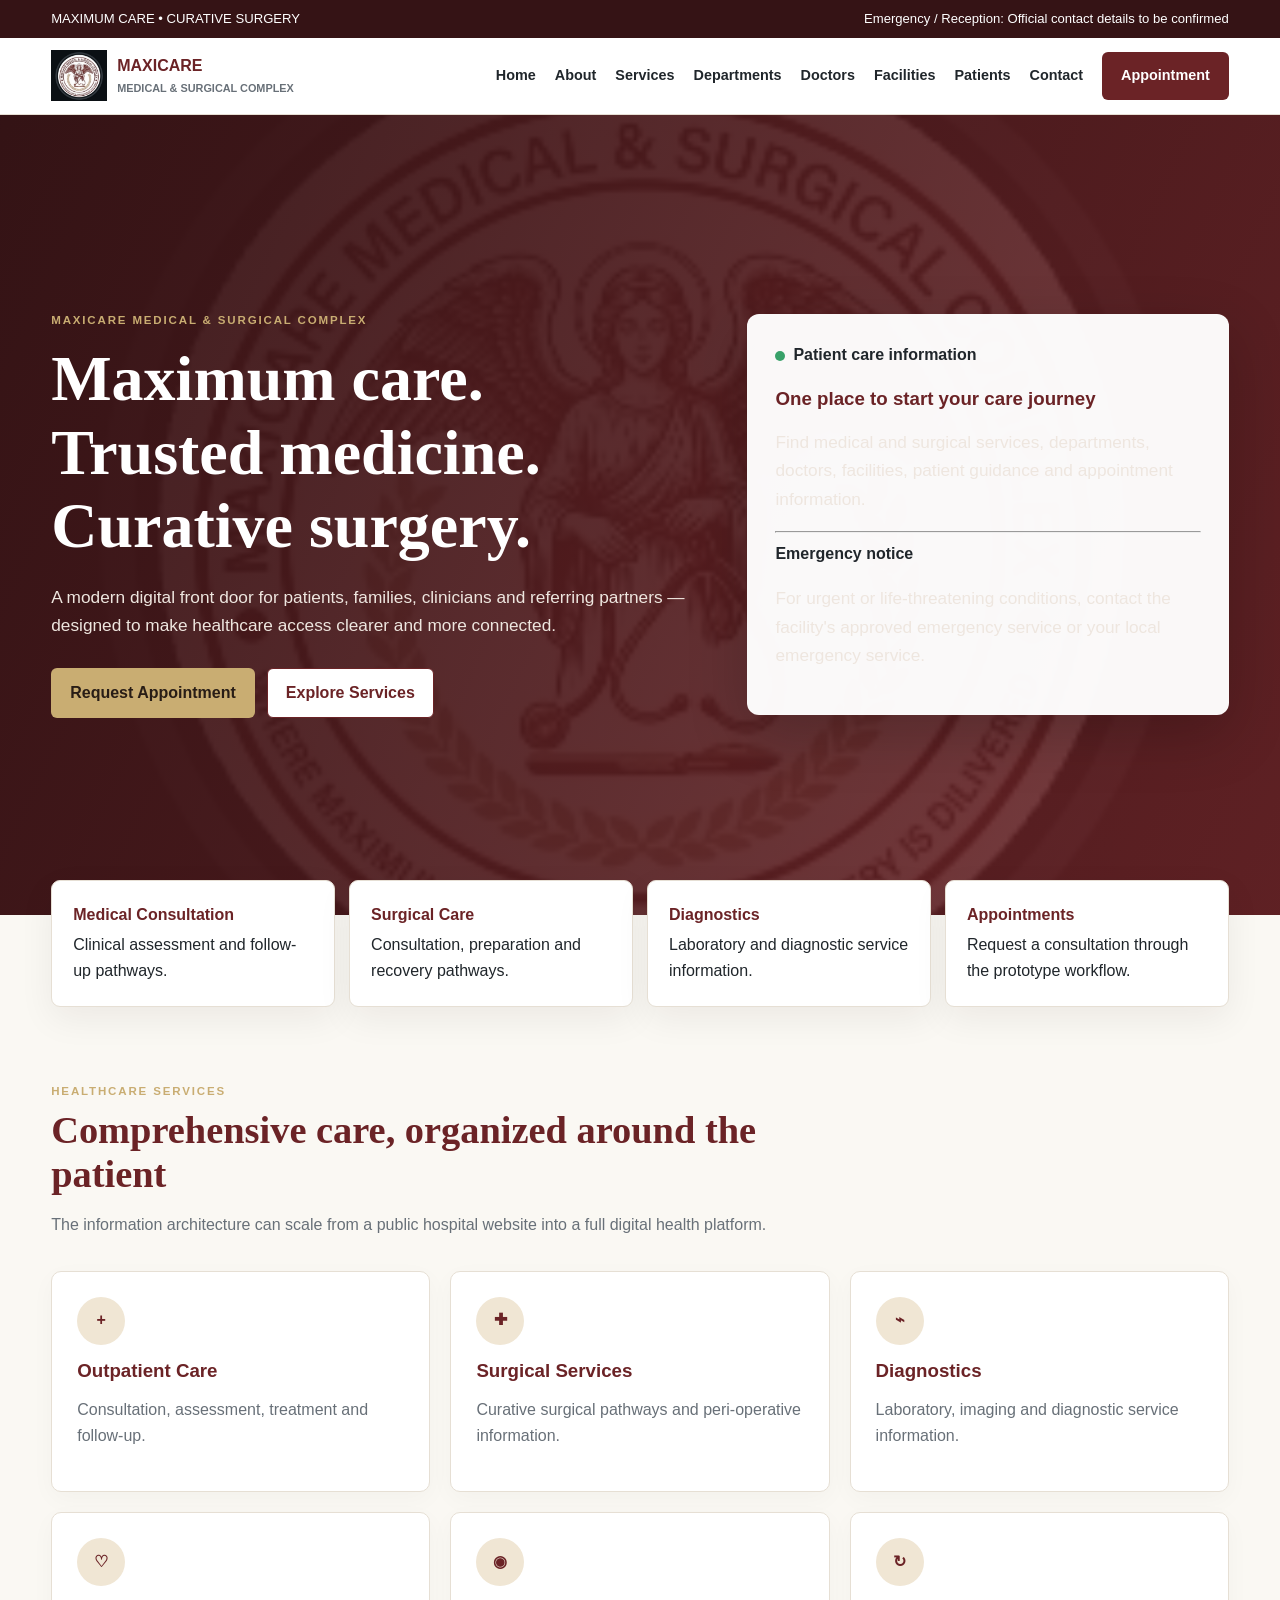
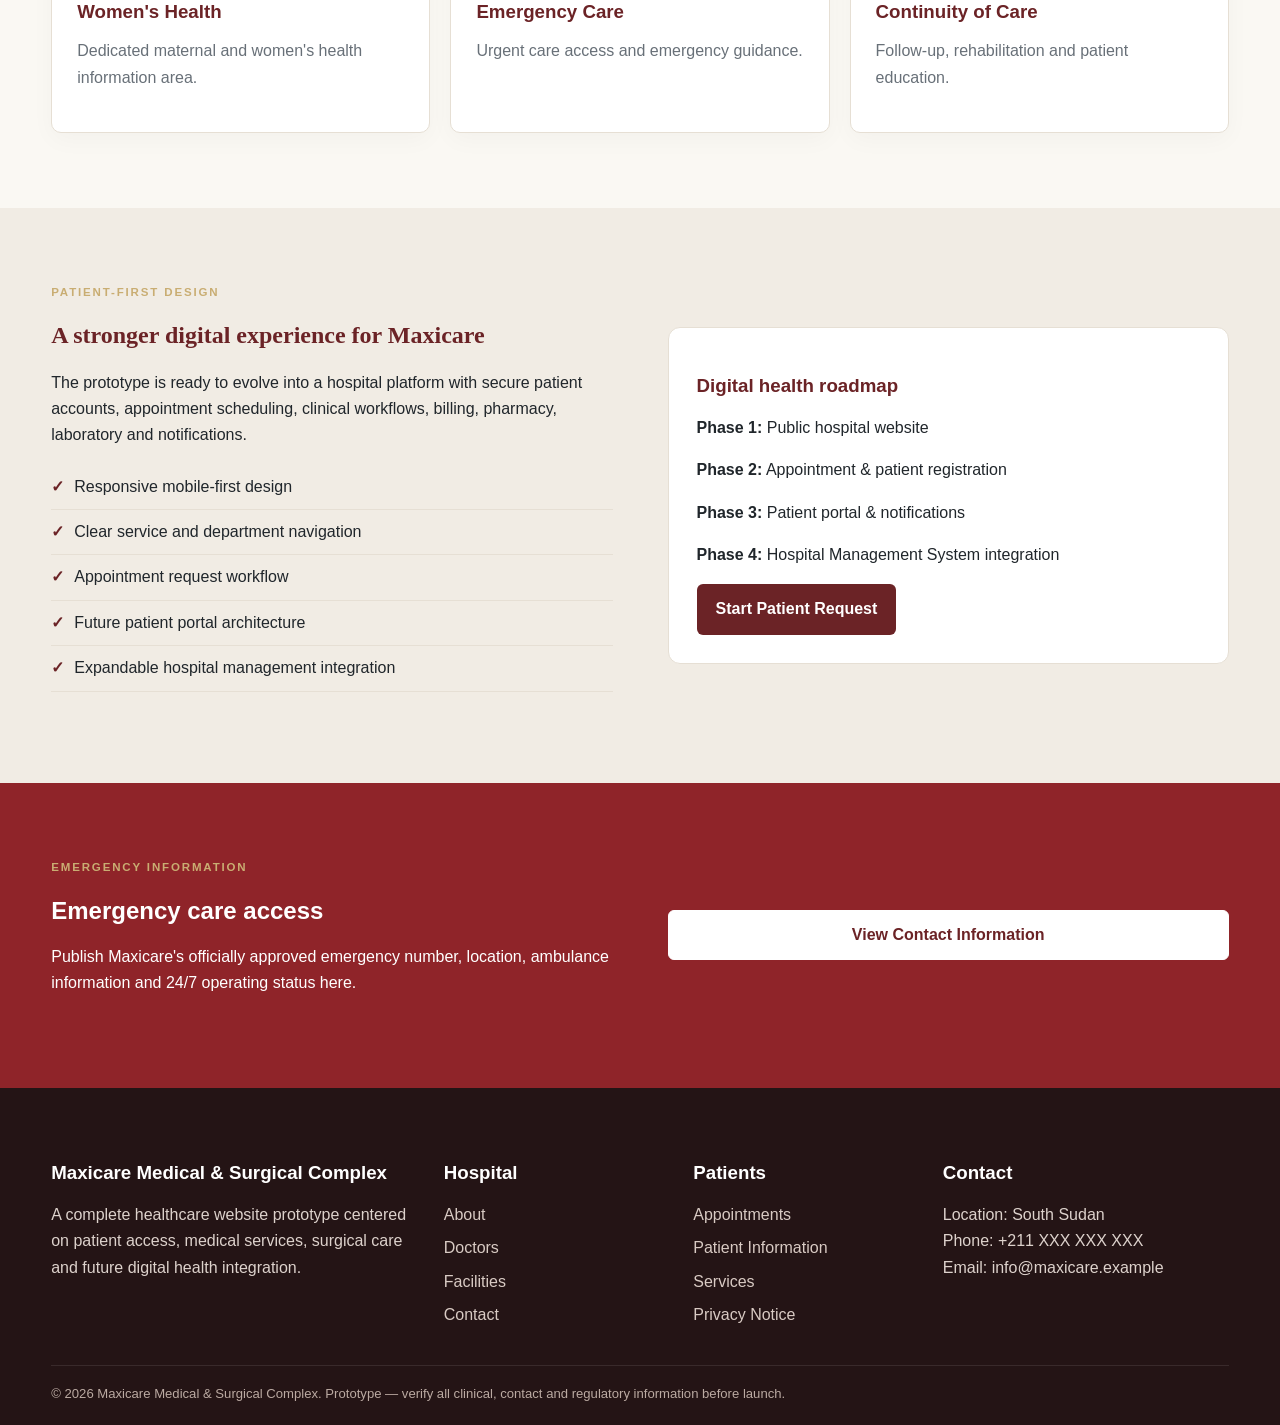
<file: index.html>
<!doctype html><html lang="en"><head><meta charset="utf-8"><meta name="viewport" content="width=device-width,initial-scale=1">
<title>Home | Maxicare Medical & Surgical Complex</title><meta name="description" content="Maxicare Medical & Surgical Complex — maximum care and curative surgery."><link rel="stylesheet" href="styles.css"></head><body>
<div class="top"><div class="container"><span>MAXIMUM CARE • CURATIVE SURGERY</span><span>Emergency / Reception: Official contact details to be confirmed</span></div></div>
<header><div class="container nav"><a class="brand" href="index.html"><img src="assets/maxicare-logo.jpeg" alt="Maxicare Medical & Surgical Complex logo"><span>MAXICARE<small>MEDICAL & SURGICAL COMPLEX</small></span></a>
<nav class="navlinks"><a href="index.html">Home</a><a href="about.html">About</a><a href="services.html">Services</a><a href="departments.html">Departments</a><a href="doctors.html">Doctors</a><a href="facilities.html">Facilities</a><a href="patient-info.html">Patients</a><a href="contact.html">Contact</a><a class="btn primary" href="appointment.html">Appointment</a></nav><button class="menu">☰</button></div></header>

<section class="hero"><div class="container"><div><div class="kicker">Maxicare Medical & Surgical Complex</div><h1>Maximum care. Trusted medicine. Curative surgery.</h1><p>A modern digital front door for patients, families, clinicians and referring partners — designed to make healthcare access clearer and more connected.</p><div class="actions"><a class="btn gold" href="appointment.html">Request Appointment</a><a class="btn outline" href="services.html">Explore Services</a></div></div>
<div class="hero-panel"><div class="status"><span class="dot"></span> Patient care information</div><h3>One place to start your care journey</h3><p>Find medical and surgical services, departments, doctors, facilities, patient guidance and appointment information.</p><hr><strong>Emergency notice</strong><p>For urgent or life-threatening conditions, contact the facility's approved emergency service or your local emergency service.</p></div></div></section>
<div class="quick"><div class="container quickgrid"><div class="quickcard"><strong>Medical Consultation</strong>Clinical assessment and follow-up pathways.</div><div class="quickcard"><strong>Surgical Care</strong>Consultation, preparation and recovery pathways.</div><div class="quickcard"><strong>Diagnostics</strong>Laboratory and diagnostic service information.</div><div class="quickcard"><strong>Appointments</strong>Request a consultation through the prototype workflow.</div></div></div>
<section><div class="container"><div class="head"><div class="kicker">Healthcare Services</div><h2>Comprehensive care, organized around the patient</h2><p>The information architecture can scale from a public hospital website into a full digital health platform.</p></div><div class="grid3">
<div class="card"><div class="icon">+</div><h3>Outpatient Care</h3><p>Consultation, assessment, treatment and follow-up.</p></div><div class="card"><div class="icon">✚</div><h3>Surgical Services</h3><p>Curative surgical pathways and peri-operative information.</p></div><div class="card"><div class="icon">⌁</div><h3>Diagnostics</h3><p>Laboratory, imaging and diagnostic service information.</p></div><div class="card"><div class="icon">♡</div><h3>Women's Health</h3><p>Dedicated maternal and women's health information area.</p></div><div class="card"><div class="icon">◉</div><h3>Emergency Care</h3><p>Urgent care access and emergency guidance.</p></div><div class="card"><div class="icon">↻</div><h3>Continuity of Care</h3><p>Follow-up, rehabilitation and patient education.</p></div></div></div></section>
<section class="alt"><div class="container split"><div><div class="kicker">Patient-first design</div><h2 style="font-family:Georgia,serif;color:var(--maroon)">A stronger digital experience for Maxicare</h2><p>The prototype is ready to evolve into a hospital platform with secure patient accounts, appointment scheduling, clinical workflows, billing, pharmacy, laboratory and notifications.</p><ul class="checks"><li>Responsive mobile-first design</li><li>Clear service and department navigation</li><li>Appointment request workflow</li><li>Future patient portal architecture</li><li>Expandable hospital management integration</li></ul></div><div class="panel"><h3 style="color:var(--maroon)">Digital health roadmap</h3><p><strong>Phase 1:</strong> Public hospital website</p><p><strong>Phase 2:</strong> Appointment & patient registration</p><p><strong>Phase 3:</strong> Patient portal & notifications</p><p><strong>Phase 4:</strong> Hospital Management System integration</p><a class="btn primary" href="appointment.html">Start Patient Request</a></div></div></section>
<section class="emergency"><div class="container split"><div><div class="kicker">Emergency Information</div><h2>Emergency care access</h2><p>Publish Maxicare's officially approved emergency number, location, ambulance information and 24/7 operating status here.</p></div><a class="btn outline" href="contact.html">View Contact Information</a></div></section>

<footer><div class="container footergrid"><div><h3>Maxicare Medical & Surgical Complex</h3><p>A complete healthcare website prototype centered on patient access, medical services, surgical care and future digital health integration.</p></div>
<div><h3>Hospital</h3><a href="about.html">About</a><a href="doctors.html">Doctors</a><a href="facilities.html">Facilities</a><a href="contact.html">Contact</a></div>
<div><h3>Patients</h3><a href="appointment.html">Appointments</a><a href="patient-info.html">Patient Information</a><a href="services.html">Services</a><a href="#">Privacy Notice</a></div>
<div><h3>Contact</h3><p>Location: South Sudan<br>Phone: +211 XXX XXX XXX<br>Email: info@maxicare.example</p></div></div>
<div class="container copy">© <span data-year></span> Maxicare Medical & Surgical Complex. Prototype — verify all clinical, contact and regulatory information before launch.</div></footer><script src="script.js"></script></body></html>
</file>
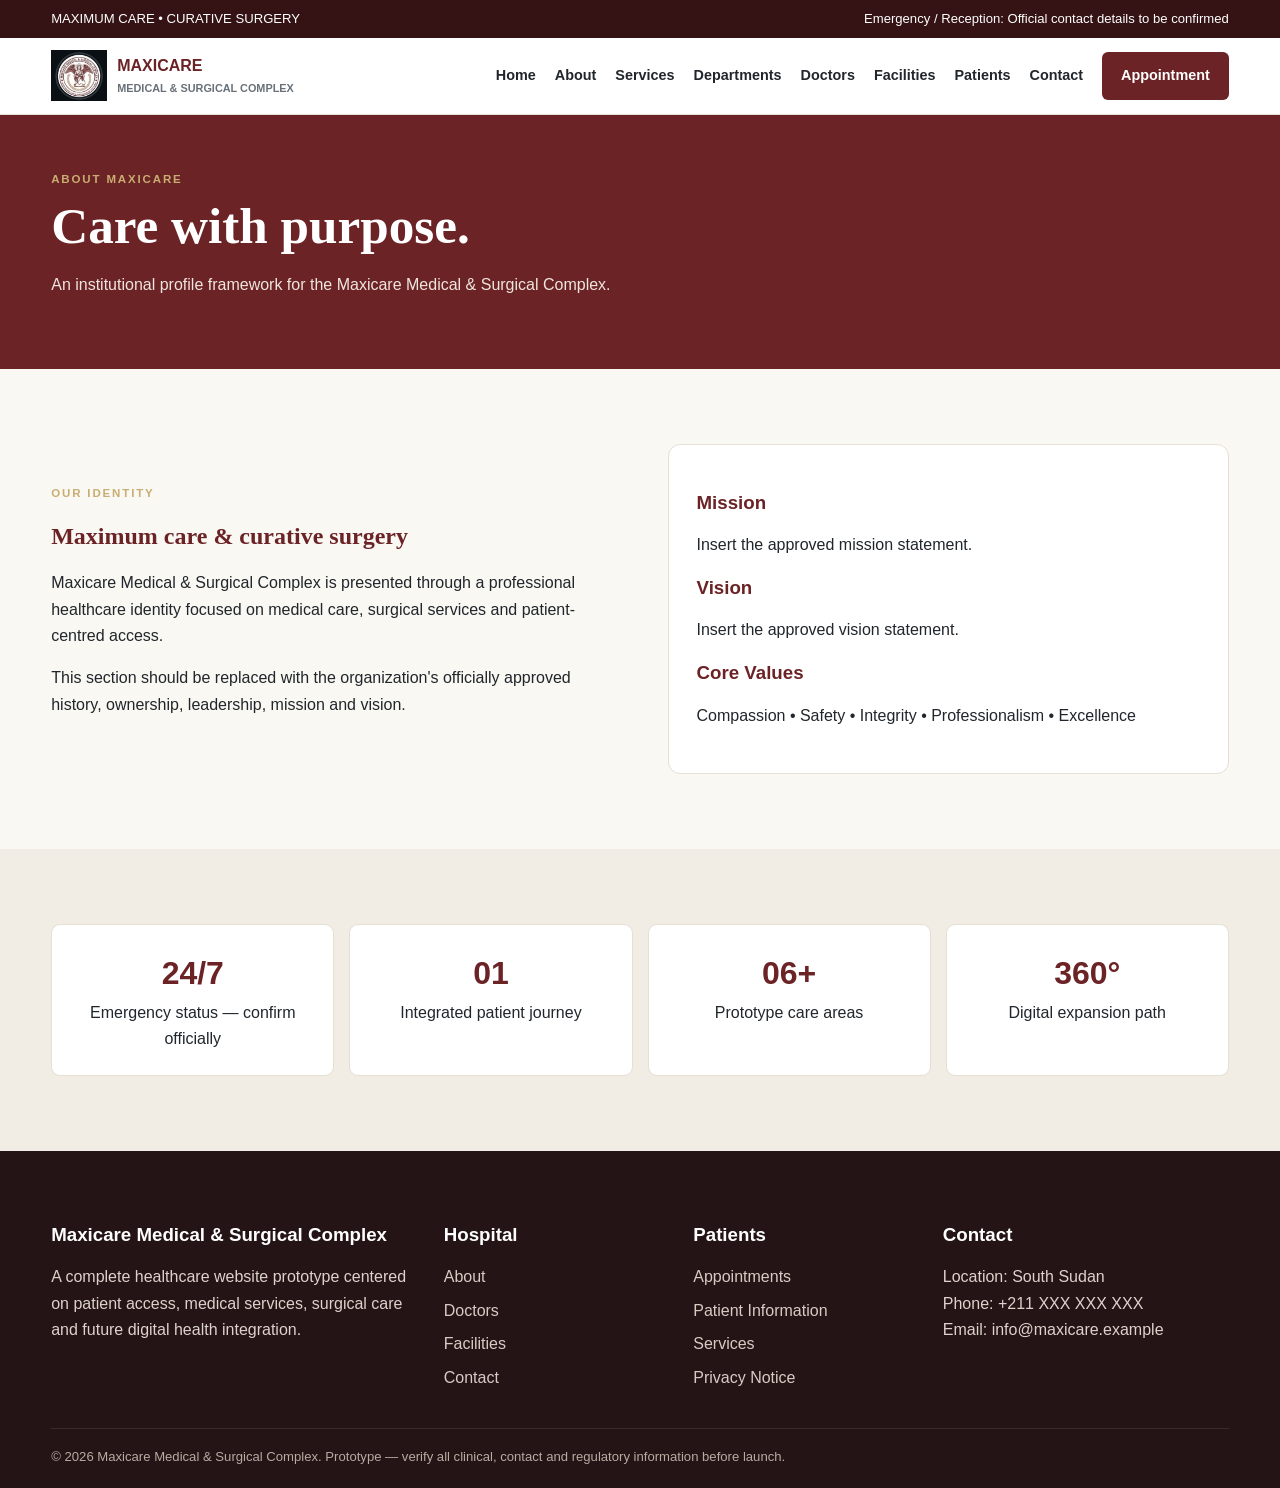
<file: about.html>
<!doctype html><html lang="en"><head><meta charset="utf-8"><meta name="viewport" content="width=device-width,initial-scale=1">
<title>About | Maxicare Medical & Surgical Complex</title><meta name="description" content="Maxicare Medical & Surgical Complex — maximum care and curative surgery."><link rel="stylesheet" href="styles.css"></head><body>
<div class="top"><div class="container"><span>MAXIMUM CARE • CURATIVE SURGERY</span><span>Emergency / Reception: Official contact details to be confirmed</span></div></div>
<header><div class="container nav"><a class="brand" href="index.html"><img src="assets/maxicare-logo.jpeg" alt="Maxicare Medical & Surgical Complex logo"><span>MAXICARE<small>MEDICAL & SURGICAL COMPLEX</small></span></a>
<nav class="navlinks"><a href="index.html">Home</a><a href="about.html">About</a><a href="services.html">Services</a><a href="departments.html">Departments</a><a href="doctors.html">Doctors</a><a href="facilities.html">Facilities</a><a href="patient-info.html">Patients</a><a href="contact.html">Contact</a><a class="btn primary" href="appointment.html">Appointment</a></nav><button class="menu">☰</button></div></header>
<section class="pagehero"><div class="container"><div class="kicker">About Maxicare</div><h1>Care with purpose.</h1><p>An institutional profile framework for the Maxicare Medical & Surgical Complex.</p></div></section>
<section><div class="container split"><div><div class="kicker">Our Identity</div><h2 style="font-family:Georgia,serif;color:var(--maroon)">Maximum care & curative surgery</h2><p>Maxicare Medical & Surgical Complex is presented through a professional healthcare identity focused on medical care, surgical services and patient-centred access.</p><p>This section should be replaced with the organization's officially approved history, ownership, leadership, mission and vision.</p></div><div class="panel"><h3 style="color:var(--maroon)">Mission</h3><p>Insert the approved mission statement.</p><h3 style="color:var(--maroon)">Vision</h3><p>Insert the approved vision statement.</p><h3 style="color:var(--maroon)">Core Values</h3><p>Compassion • Safety • Integrity • Professionalism • Excellence</p></div></div></section>
<section class="alt"><div class="container"><div class="stats"><div class="stat"><b>24/7</b>Emergency status — confirm officially</div><div class="stat"><b>01</b>Integrated patient journey</div><div class="stat"><b>06+</b>Prototype care areas</div><div class="stat"><b>360°</b>Digital expansion path</div></div></div></section>
<footer><div class="container footergrid"><div><h3>Maxicare Medical & Surgical Complex</h3><p>A complete healthcare website prototype centered on patient access, medical services, surgical care and future digital health integration.</p></div>
<div><h3>Hospital</h3><a href="about.html">About</a><a href="doctors.html">Doctors</a><a href="facilities.html">Facilities</a><a href="contact.html">Contact</a></div>
<div><h3>Patients</h3><a href="appointment.html">Appointments</a><a href="patient-info.html">Patient Information</a><a href="services.html">Services</a><a href="#">Privacy Notice</a></div>
<div><h3>Contact</h3><p>Location: South Sudan<br>Phone: +211 XXX XXX XXX<br>Email: info@maxicare.example</p></div></div>
<div class="container copy">© <span data-year></span> Maxicare Medical & Surgical Complex. Prototype — verify all clinical, contact and regulatory information before launch.</div></footer><script src="script.js"></script></body></html>
</file>
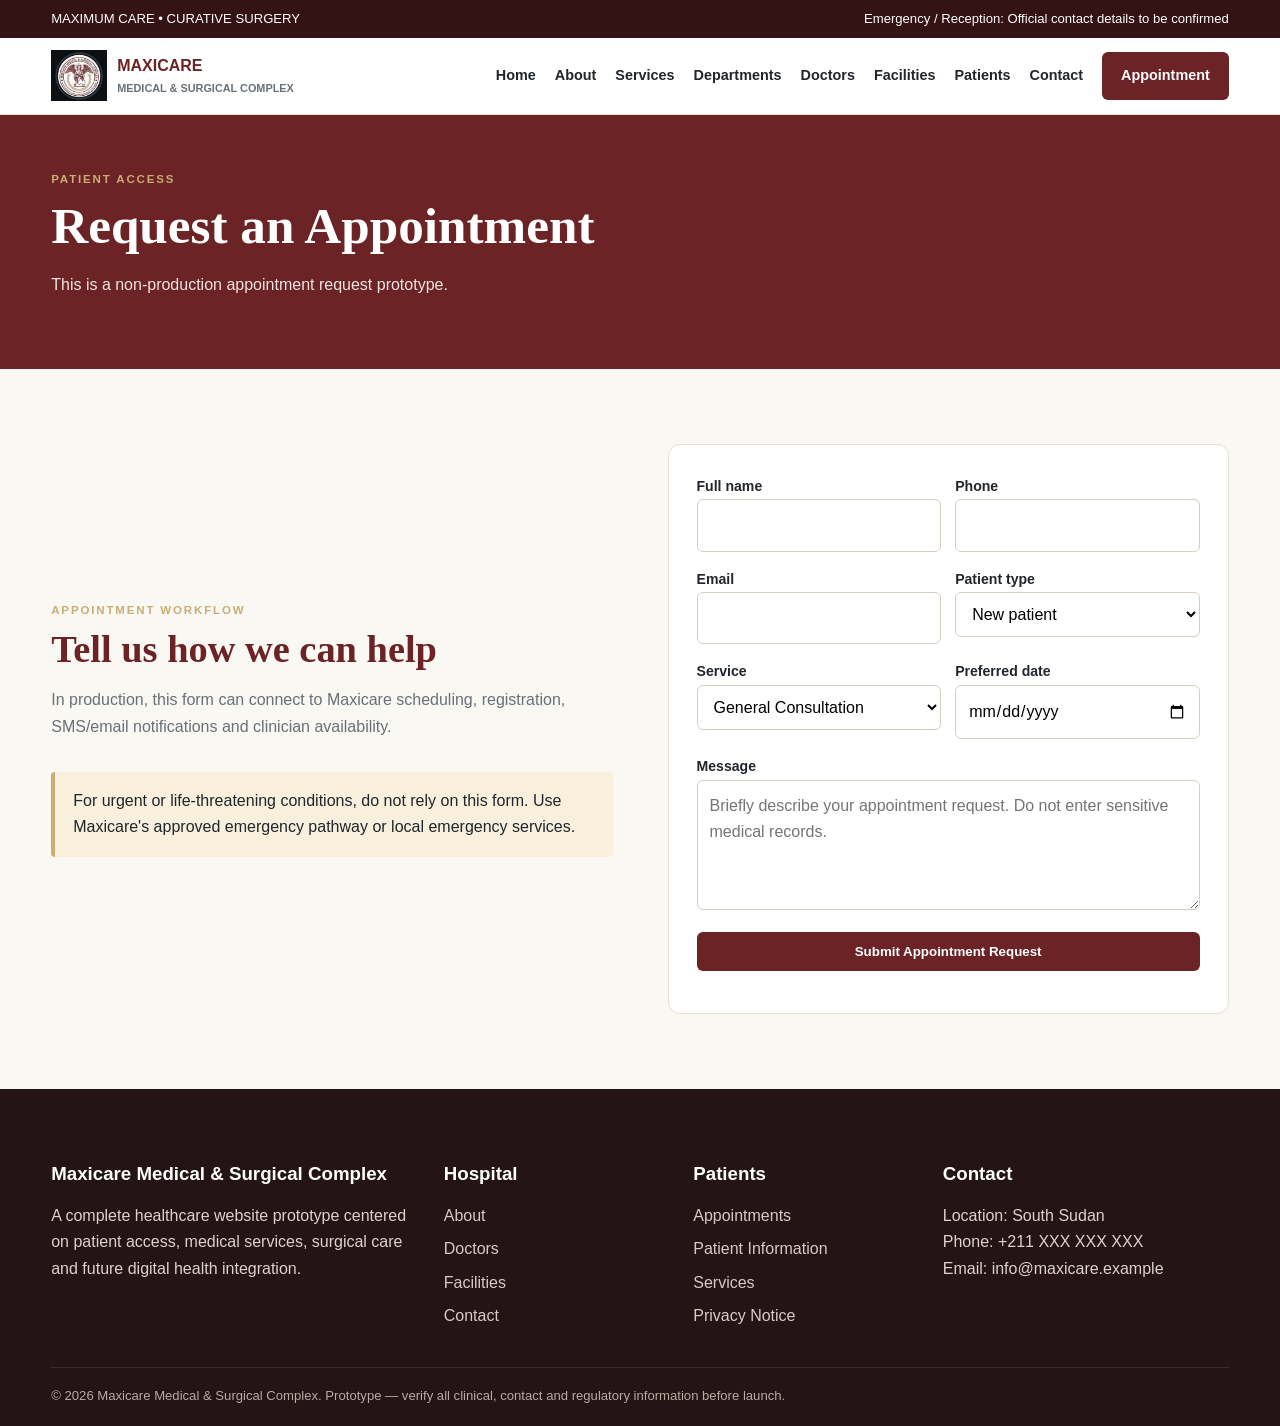
<file: appointment.html>
<!doctype html><html lang="en"><head><meta charset="utf-8"><meta name="viewport" content="width=device-width,initial-scale=1">
<title>Appointment | Maxicare Medical & Surgical Complex</title><meta name="description" content="Maxicare Medical & Surgical Complex — maximum care and curative surgery."><link rel="stylesheet" href="styles.css"></head><body>
<div class="top"><div class="container"><span>MAXIMUM CARE • CURATIVE SURGERY</span><span>Emergency / Reception: Official contact details to be confirmed</span></div></div>
<header><div class="container nav"><a class="brand" href="index.html"><img src="assets/maxicare-logo.jpeg" alt="Maxicare Medical & Surgical Complex logo"><span>MAXICARE<small>MEDICAL & SURGICAL COMPLEX</small></span></a>
<nav class="navlinks"><a href="index.html">Home</a><a href="about.html">About</a><a href="services.html">Services</a><a href="departments.html">Departments</a><a href="doctors.html">Doctors</a><a href="facilities.html">Facilities</a><a href="patient-info.html">Patients</a><a href="contact.html">Contact</a><a class="btn primary" href="appointment.html">Appointment</a></nav><button class="menu">☰</button></div></header>
<section class="pagehero"><div class="container"><div class="kicker">Patient Access</div><h1>Request an Appointment</h1><p>This is a non-production appointment request prototype.</p></div></section>
<section><div class="container split"><div><div class="head"><div class="kicker">Appointment workflow</div><h2>Tell us how we can help</h2><p>In production, this form can connect to Maxicare scheduling, registration, SMS/email notifications and clinician availability.</p></div><div class="notice">For urgent or life-threatening conditions, do not rely on this form. Use Maxicare's approved emergency pathway or local emergency services.</div></div>
<div class="panel"><form class="form" data-demo><div class="formgrid"><div><label>Full name</label><input required></div><div><label>Phone</label><input required></div></div><div class="formgrid"><div><label>Email</label><input type="email"></div><div><label>Patient type</label><select><option>New patient</option><option>Existing patient</option><option>Referral</option></select></div></div><div class="formgrid"><div><label>Service</label><select><option>General Consultation</option><option>Surgical Consultation</option><option>Diagnostics</option><option>Follow-up</option><option>Other</option></select></div><div><label>Preferred date</label><input type="date"></div></div><div><label>Message</label><textarea placeholder="Briefly describe your appointment request. Do not enter sensitive medical records."></textarea></div><button class="btn primary">Submit Appointment Request</button><div class="message"></div></form></div></div></section>
<footer><div class="container footergrid"><div><h3>Maxicare Medical & Surgical Complex</h3><p>A complete healthcare website prototype centered on patient access, medical services, surgical care and future digital health integration.</p></div>
<div><h3>Hospital</h3><a href="about.html">About</a><a href="doctors.html">Doctors</a><a href="facilities.html">Facilities</a><a href="contact.html">Contact</a></div>
<div><h3>Patients</h3><a href="appointment.html">Appointments</a><a href="patient-info.html">Patient Information</a><a href="services.html">Services</a><a href="#">Privacy Notice</a></div>
<div><h3>Contact</h3><p>Location: South Sudan<br>Phone: +211 XXX XXX XXX<br>Email: info@maxicare.example</p></div></div>
<div class="container copy">© <span data-year></span> Maxicare Medical & Surgical Complex. Prototype — verify all clinical, contact and regulatory information before launch.</div></footer><script src="script.js"></script></body></html>
</file>
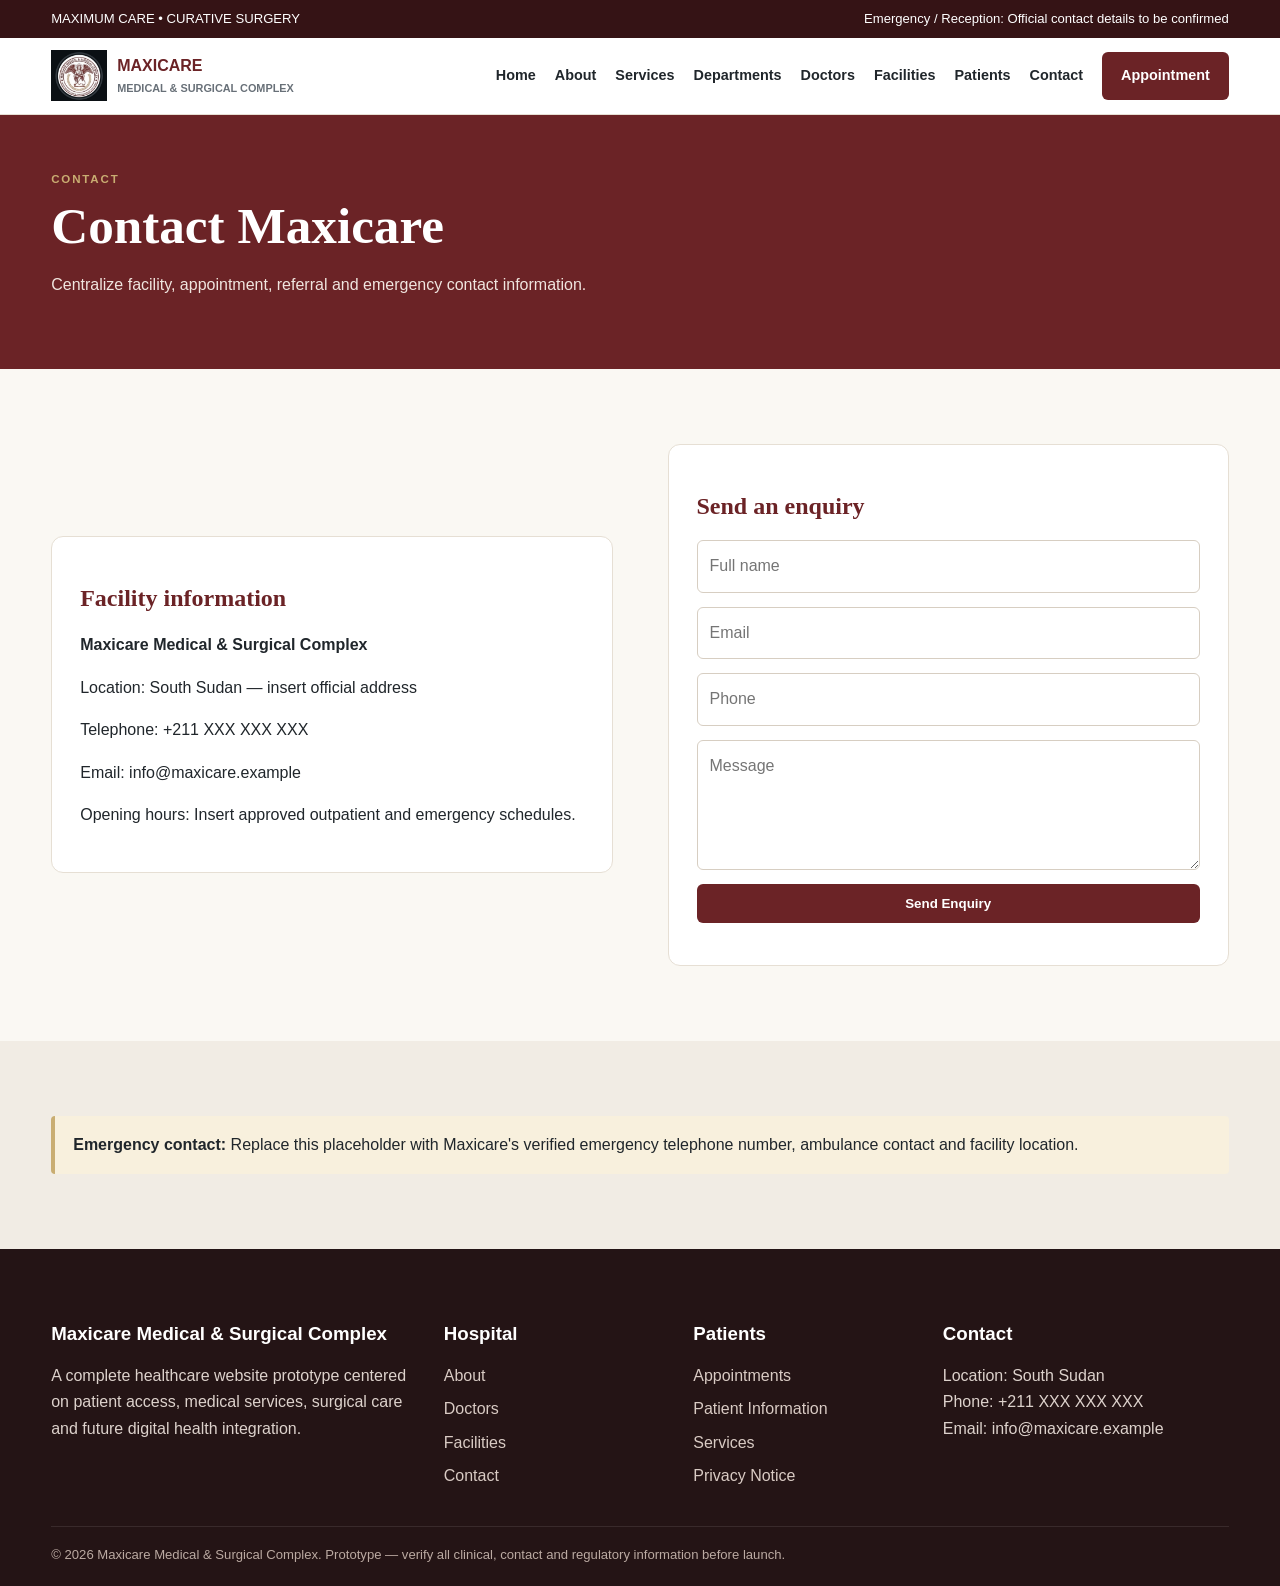
<file: contact.html>
<!doctype html><html lang="en"><head><meta charset="utf-8"><meta name="viewport" content="width=device-width,initial-scale=1">
<title>Contact | Maxicare Medical & Surgical Complex</title><meta name="description" content="Maxicare Medical & Surgical Complex — maximum care and curative surgery."><link rel="stylesheet" href="styles.css"></head><body>
<div class="top"><div class="container"><span>MAXIMUM CARE • CURATIVE SURGERY</span><span>Emergency / Reception: Official contact details to be confirmed</span></div></div>
<header><div class="container nav"><a class="brand" href="index.html"><img src="assets/maxicare-logo.jpeg" alt="Maxicare Medical & Surgical Complex logo"><span>MAXICARE<small>MEDICAL & SURGICAL COMPLEX</small></span></a>
<nav class="navlinks"><a href="index.html">Home</a><a href="about.html">About</a><a href="services.html">Services</a><a href="departments.html">Departments</a><a href="doctors.html">Doctors</a><a href="facilities.html">Facilities</a><a href="patient-info.html">Patients</a><a href="contact.html">Contact</a><a class="btn primary" href="appointment.html">Appointment</a></nav><button class="menu">☰</button></div></header>
<section class="pagehero"><div class="container"><div class="kicker">Contact</div><h1>Contact Maxicare</h1><p>Centralize facility, appointment, referral and emergency contact information.</p></div></section>
<section><div class="container split"><div><div class="panel"><h2 style="font-family:Georgia,serif;color:var(--maroon)">Facility information</h2><p><strong>Maxicare Medical & Surgical Complex</strong></p><p>Location: South Sudan — insert official address</p><p>Telephone: +211 XXX XXX XXX</p><p>Email: info@maxicare.example</p><p>Opening hours: Insert approved outpatient and emergency schedules.</p></div></div><div class="panel"><h2 style="font-family:Georgia,serif;color:var(--maroon)">Send an enquiry</h2><form class="form" data-demo><input placeholder="Full name" required><input type="email" placeholder="Email"><input placeholder="Phone"><textarea placeholder="Message"></textarea><button class="btn primary">Send Enquiry</button><div class="message"></div></form></div></div></section>
<section class="alt"><div class="container"><div class="notice"><strong>Emergency contact:</strong> Replace this placeholder with Maxicare's verified emergency telephone number, ambulance contact and facility location.</div></div></section>
<footer><div class="container footergrid"><div><h3>Maxicare Medical & Surgical Complex</h3><p>A complete healthcare website prototype centered on patient access, medical services, surgical care and future digital health integration.</p></div>
<div><h3>Hospital</h3><a href="about.html">About</a><a href="doctors.html">Doctors</a><a href="facilities.html">Facilities</a><a href="contact.html">Contact</a></div>
<div><h3>Patients</h3><a href="appointment.html">Appointments</a><a href="patient-info.html">Patient Information</a><a href="services.html">Services</a><a href="#">Privacy Notice</a></div>
<div><h3>Contact</h3><p>Location: South Sudan<br>Phone: +211 XXX XXX XXX<br>Email: info@maxicare.example</p></div></div>
<div class="container copy">© <span data-year></span> Maxicare Medical & Surgical Complex. Prototype — verify all clinical, contact and regulatory information before launch.</div></footer><script src="script.js"></script></body></html>
</file>
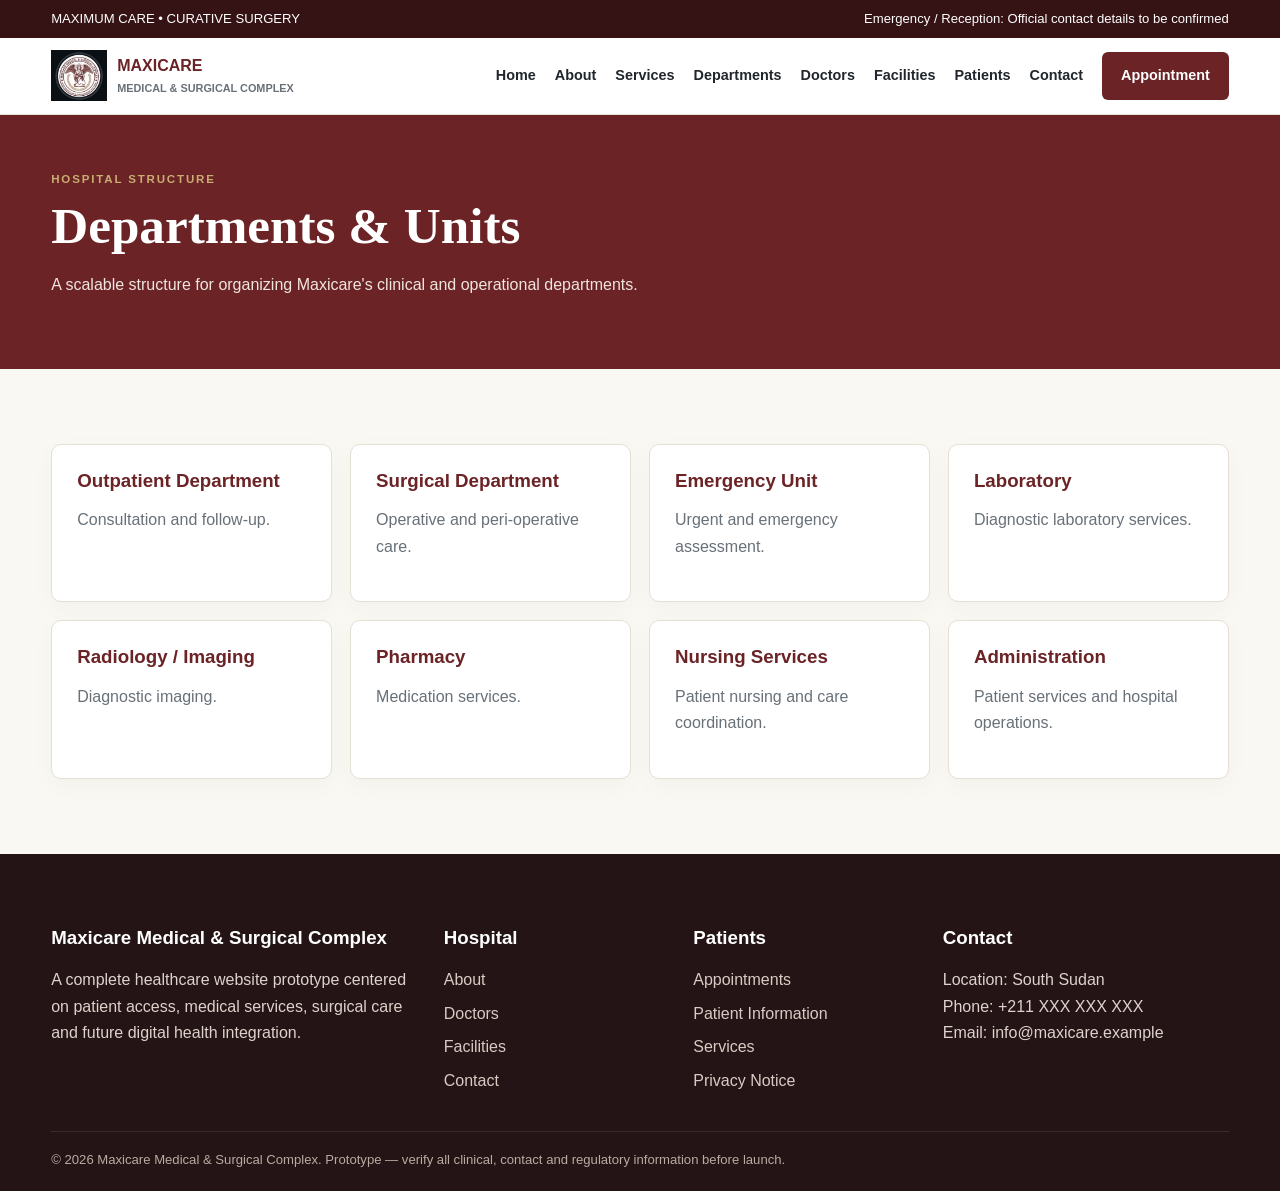
<file: departments.html>
<!doctype html><html lang="en"><head><meta charset="utf-8"><meta name="viewport" content="width=device-width,initial-scale=1">
<title>Departments | Maxicare Medical & Surgical Complex</title><meta name="description" content="Maxicare Medical & Surgical Complex — maximum care and curative surgery."><link rel="stylesheet" href="styles.css"></head><body>
<div class="top"><div class="container"><span>MAXIMUM CARE • CURATIVE SURGERY</span><span>Emergency / Reception: Official contact details to be confirmed</span></div></div>
<header><div class="container nav"><a class="brand" href="index.html"><img src="assets/maxicare-logo.jpeg" alt="Maxicare Medical & Surgical Complex logo"><span>MAXICARE<small>MEDICAL & SURGICAL COMPLEX</small></span></a>
<nav class="navlinks"><a href="index.html">Home</a><a href="about.html">About</a><a href="services.html">Services</a><a href="departments.html">Departments</a><a href="doctors.html">Doctors</a><a href="facilities.html">Facilities</a><a href="patient-info.html">Patients</a><a href="contact.html">Contact</a><a class="btn primary" href="appointment.html">Appointment</a></nav><button class="menu">☰</button></div></header>
<section class="pagehero"><div class="container"><div class="kicker">Hospital Structure</div><h1>Departments & Units</h1><p>A scalable structure for organizing Maxicare's clinical and operational departments.</p></div></section>
<section><div class="container"><div class="grid4">
<div class="card"><h3>Outpatient Department</h3><p>Consultation and follow-up.</p></div><div class="card"><h3>Surgical Department</h3><p>Operative and peri-operative care.</p></div><div class="card"><h3>Emergency Unit</h3><p>Urgent and emergency assessment.</p></div><div class="card"><h3>Laboratory</h3><p>Diagnostic laboratory services.</p></div><div class="card"><h3>Radiology / Imaging</h3><p>Diagnostic imaging.</p></div><div class="card"><h3>Pharmacy</h3><p>Medication services.</p></div><div class="card"><h3>Nursing Services</h3><p>Patient nursing and care coordination.</p></div><div class="card"><h3>Administration</h3><p>Patient services and hospital operations.</p></div></div></div></section>
<footer><div class="container footergrid"><div><h3>Maxicare Medical & Surgical Complex</h3><p>A complete healthcare website prototype centered on patient access, medical services, surgical care and future digital health integration.</p></div>
<div><h3>Hospital</h3><a href="about.html">About</a><a href="doctors.html">Doctors</a><a href="facilities.html">Facilities</a><a href="contact.html">Contact</a></div>
<div><h3>Patients</h3><a href="appointment.html">Appointments</a><a href="patient-info.html">Patient Information</a><a href="services.html">Services</a><a href="#">Privacy Notice</a></div>
<div><h3>Contact</h3><p>Location: South Sudan<br>Phone: +211 XXX XXX XXX<br>Email: info@maxicare.example</p></div></div>
<div class="container copy">© <span data-year></span> Maxicare Medical & Surgical Complex. Prototype — verify all clinical, contact and regulatory information before launch.</div></footer><script src="script.js"></script></body></html>
</file>
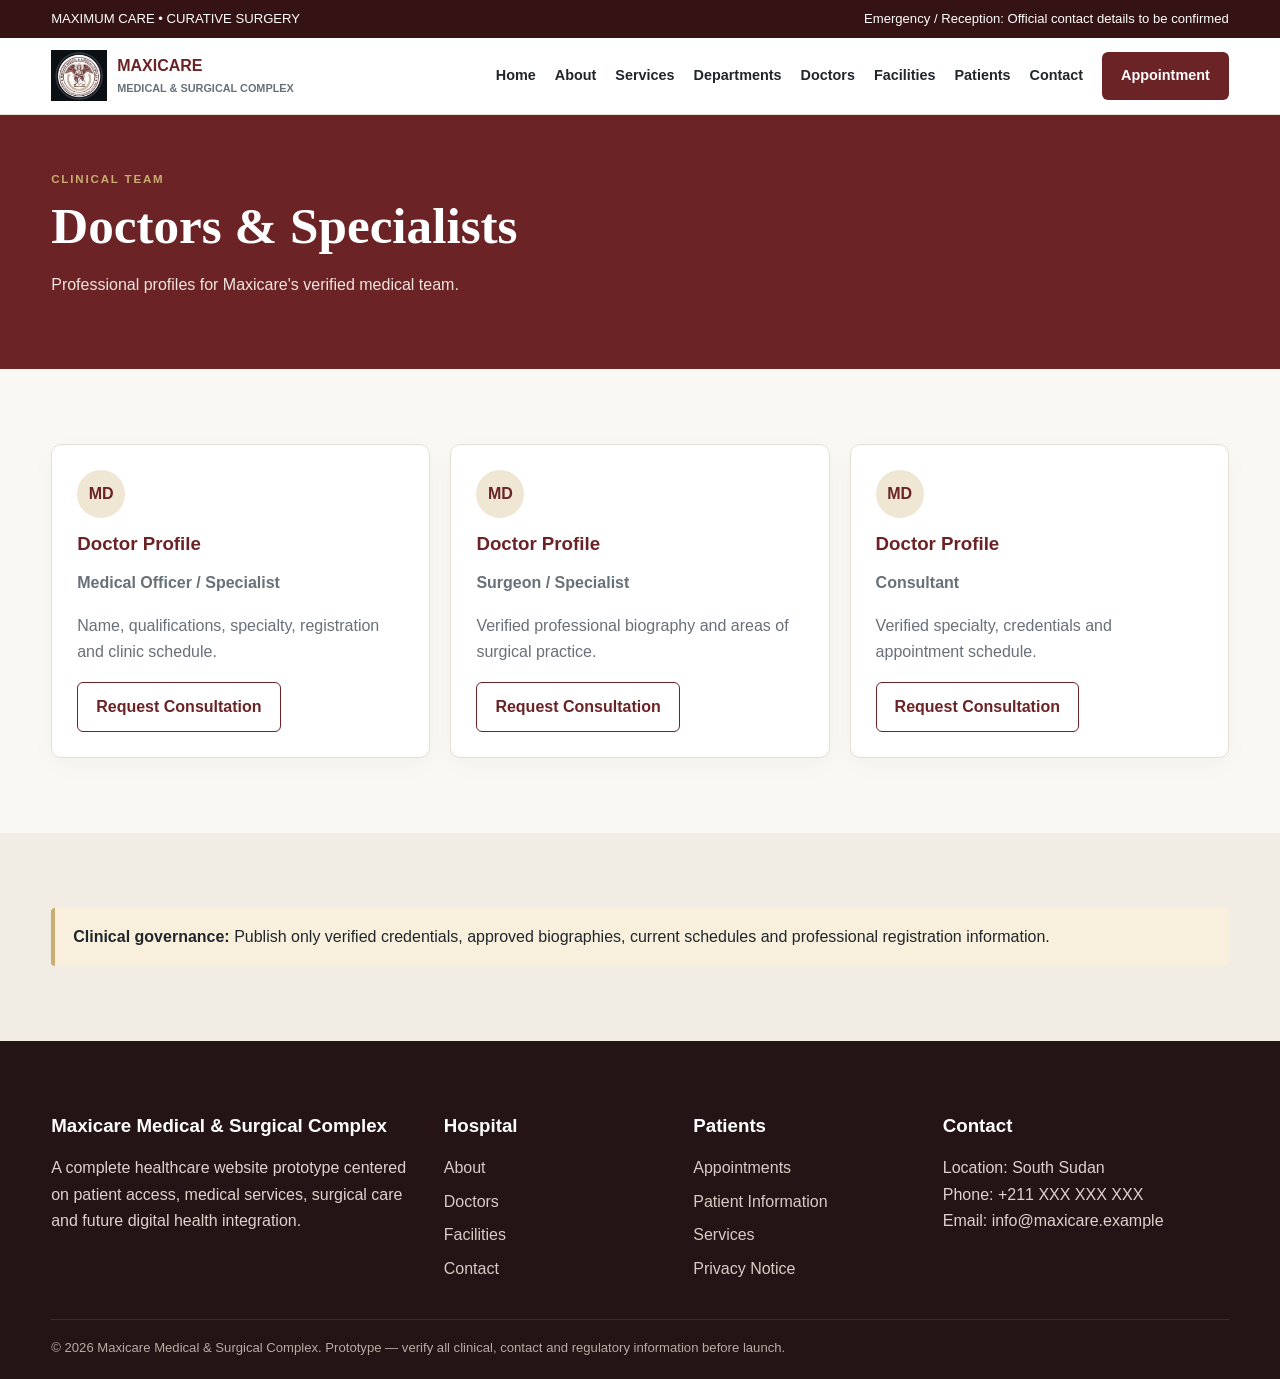
<file: doctors.html>
<!doctype html><html lang="en"><head><meta charset="utf-8"><meta name="viewport" content="width=device-width,initial-scale=1">
<title>Doctors | Maxicare Medical & Surgical Complex</title><meta name="description" content="Maxicare Medical & Surgical Complex — maximum care and curative surgery."><link rel="stylesheet" href="styles.css"></head><body>
<div class="top"><div class="container"><span>MAXIMUM CARE • CURATIVE SURGERY</span><span>Emergency / Reception: Official contact details to be confirmed</span></div></div>
<header><div class="container nav"><a class="brand" href="index.html"><img src="assets/maxicare-logo.jpeg" alt="Maxicare Medical & Surgical Complex logo"><span>MAXICARE<small>MEDICAL & SURGICAL COMPLEX</small></span></a>
<nav class="navlinks"><a href="index.html">Home</a><a href="about.html">About</a><a href="services.html">Services</a><a href="departments.html">Departments</a><a href="doctors.html">Doctors</a><a href="facilities.html">Facilities</a><a href="patient-info.html">Patients</a><a href="contact.html">Contact</a><a class="btn primary" href="appointment.html">Appointment</a></nav><button class="menu">☰</button></div></header>
<section class="pagehero"><div class="container"><div class="kicker">Clinical Team</div><h1>Doctors & Specialists</h1><p>Professional profiles for Maxicare's verified medical team.</p></div></section>
<section><div class="container"><div class="grid3">
<div class="card"><div class="icon">MD</div><h3>Doctor Profile</h3><p><strong>Medical Officer / Specialist</strong></p><p>Name, qualifications, specialty, registration and clinic schedule.</p><a class="btn outline" href="appointment.html">Request Consultation</a></div>
<div class="card"><div class="icon">MD</div><h3>Doctor Profile</h3><p><strong>Surgeon / Specialist</strong></p><p>Verified professional biography and areas of surgical practice.</p><a class="btn outline" href="appointment.html">Request Consultation</a></div>
<div class="card"><div class="icon">MD</div><h3>Doctor Profile</h3><p><strong>Consultant</strong></p><p>Verified specialty, credentials and appointment schedule.</p><a class="btn outline" href="appointment.html">Request Consultation</a></div></div></div></section>
<section class="alt"><div class="container"><div class="notice"><strong>Clinical governance:</strong> Publish only verified credentials, approved biographies, current schedules and professional registration information.</div></div></section>
<footer><div class="container footergrid"><div><h3>Maxicare Medical & Surgical Complex</h3><p>A complete healthcare website prototype centered on patient access, medical services, surgical care and future digital health integration.</p></div>
<div><h3>Hospital</h3><a href="about.html">About</a><a href="doctors.html">Doctors</a><a href="facilities.html">Facilities</a><a href="contact.html">Contact</a></div>
<div><h3>Patients</h3><a href="appointment.html">Appointments</a><a href="patient-info.html">Patient Information</a><a href="services.html">Services</a><a href="#">Privacy Notice</a></div>
<div><h3>Contact</h3><p>Location: South Sudan<br>Phone: +211 XXX XXX XXX<br>Email: info@maxicare.example</p></div></div>
<div class="container copy">© <span data-year></span> Maxicare Medical & Surgical Complex. Prototype — verify all clinical, contact and regulatory information before launch.</div></footer><script src="script.js"></script></body></html>
</file>
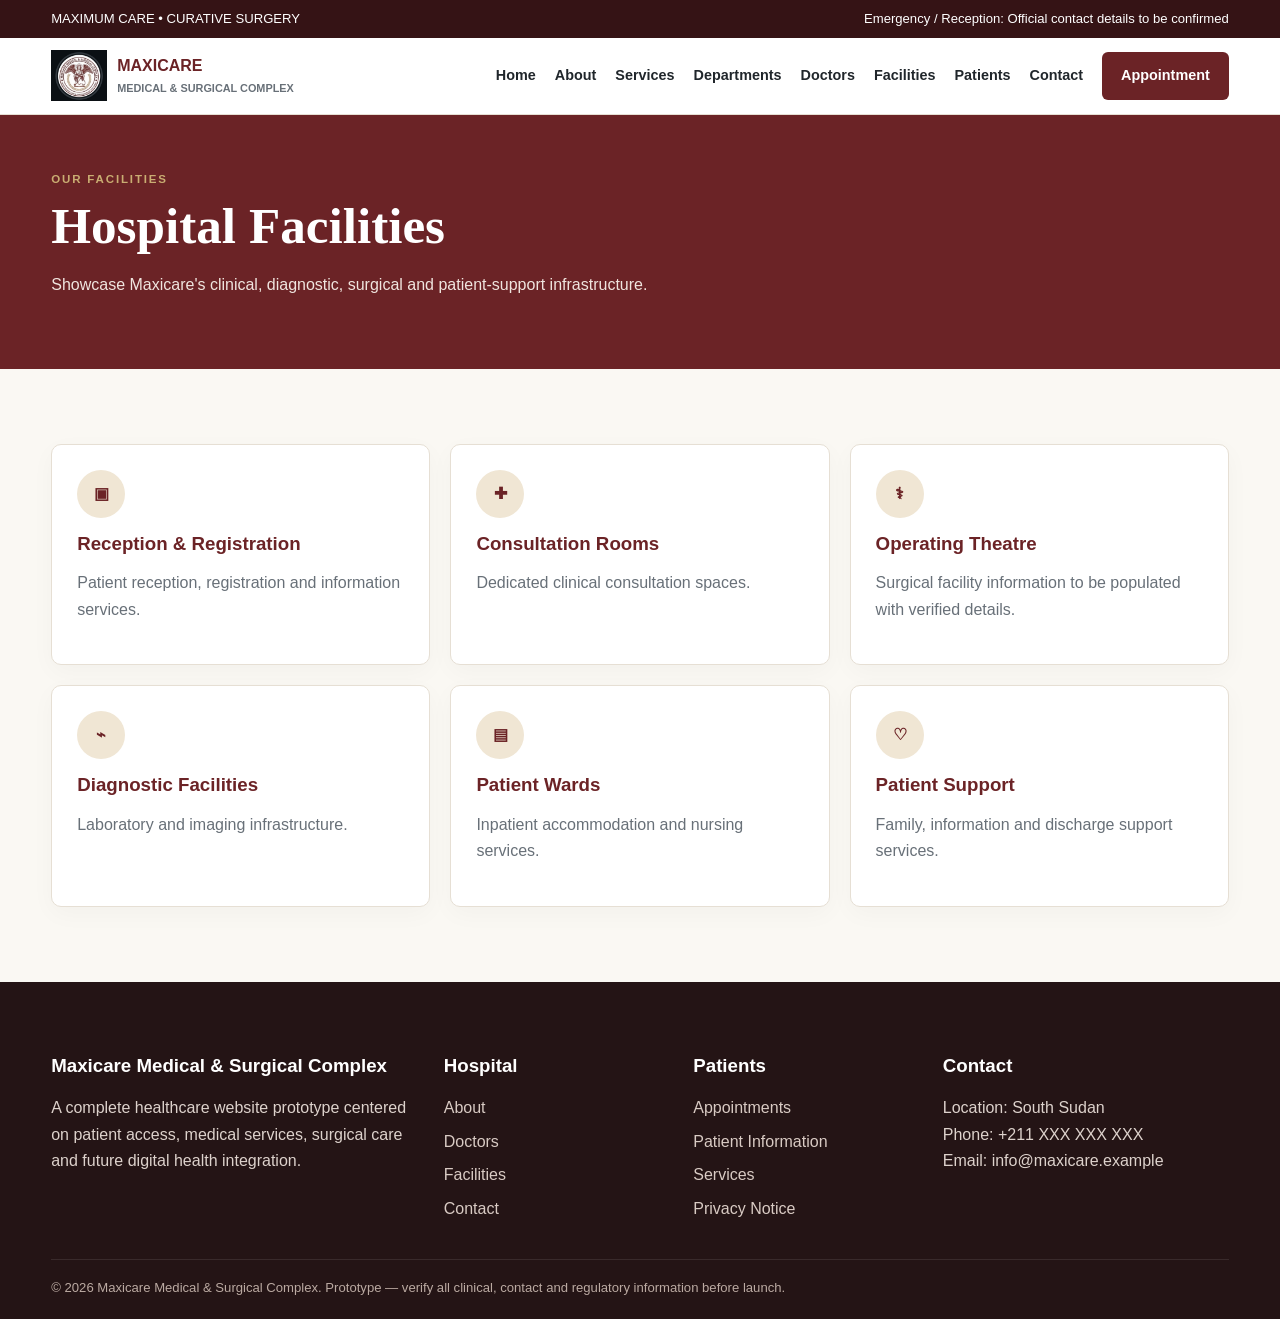
<file: facilities.html>
<!doctype html><html lang="en"><head><meta charset="utf-8"><meta name="viewport" content="width=device-width,initial-scale=1">
<title>Facilities | Maxicare Medical & Surgical Complex</title><meta name="description" content="Maxicare Medical & Surgical Complex — maximum care and curative surgery."><link rel="stylesheet" href="styles.css"></head><body>
<div class="top"><div class="container"><span>MAXIMUM CARE • CURATIVE SURGERY</span><span>Emergency / Reception: Official contact details to be confirmed</span></div></div>
<header><div class="container nav"><a class="brand" href="index.html"><img src="assets/maxicare-logo.jpeg" alt="Maxicare Medical & Surgical Complex logo"><span>MAXICARE<small>MEDICAL & SURGICAL COMPLEX</small></span></a>
<nav class="navlinks"><a href="index.html">Home</a><a href="about.html">About</a><a href="services.html">Services</a><a href="departments.html">Departments</a><a href="doctors.html">Doctors</a><a href="facilities.html">Facilities</a><a href="patient-info.html">Patients</a><a href="contact.html">Contact</a><a class="btn primary" href="appointment.html">Appointment</a></nav><button class="menu">☰</button></div></header>
<section class="pagehero"><div class="container"><div class="kicker">Our Facilities</div><h1>Hospital Facilities</h1><p>Showcase Maxicare's clinical, diagnostic, surgical and patient-support infrastructure.</p></div></section>
<section><div class="container"><div class="grid3">
<div class="card"><div class="icon">▣</div><h3>Reception & Registration</h3><p>Patient reception, registration and information services.</p></div><div class="card"><div class="icon">✚</div><h3>Consultation Rooms</h3><p>Dedicated clinical consultation spaces.</p></div><div class="card"><div class="icon">⚕</div><h3>Operating Theatre</h3><p>Surgical facility information to be populated with verified details.</p></div><div class="card"><div class="icon">⌁</div><h3>Diagnostic Facilities</h3><p>Laboratory and imaging infrastructure.</p></div><div class="card"><div class="icon">▤</div><h3>Patient Wards</h3><p>Inpatient accommodation and nursing services.</p></div><div class="card"><div class="icon">♡</div><h3>Patient Support</h3><p>Family, information and discharge support services.</p></div></div></div></section>
<footer><div class="container footergrid"><div><h3>Maxicare Medical & Surgical Complex</h3><p>A complete healthcare website prototype centered on patient access, medical services, surgical care and future digital health integration.</p></div>
<div><h3>Hospital</h3><a href="about.html">About</a><a href="doctors.html">Doctors</a><a href="facilities.html">Facilities</a><a href="contact.html">Contact</a></div>
<div><h3>Patients</h3><a href="appointment.html">Appointments</a><a href="patient-info.html">Patient Information</a><a href="services.html">Services</a><a href="#">Privacy Notice</a></div>
<div><h3>Contact</h3><p>Location: South Sudan<br>Phone: +211 XXX XXX XXX<br>Email: info@maxicare.example</p></div></div>
<div class="container copy">© <span data-year></span> Maxicare Medical & Surgical Complex. Prototype — verify all clinical, contact and regulatory information before launch.</div></footer><script src="script.js"></script></body></html>
</file>
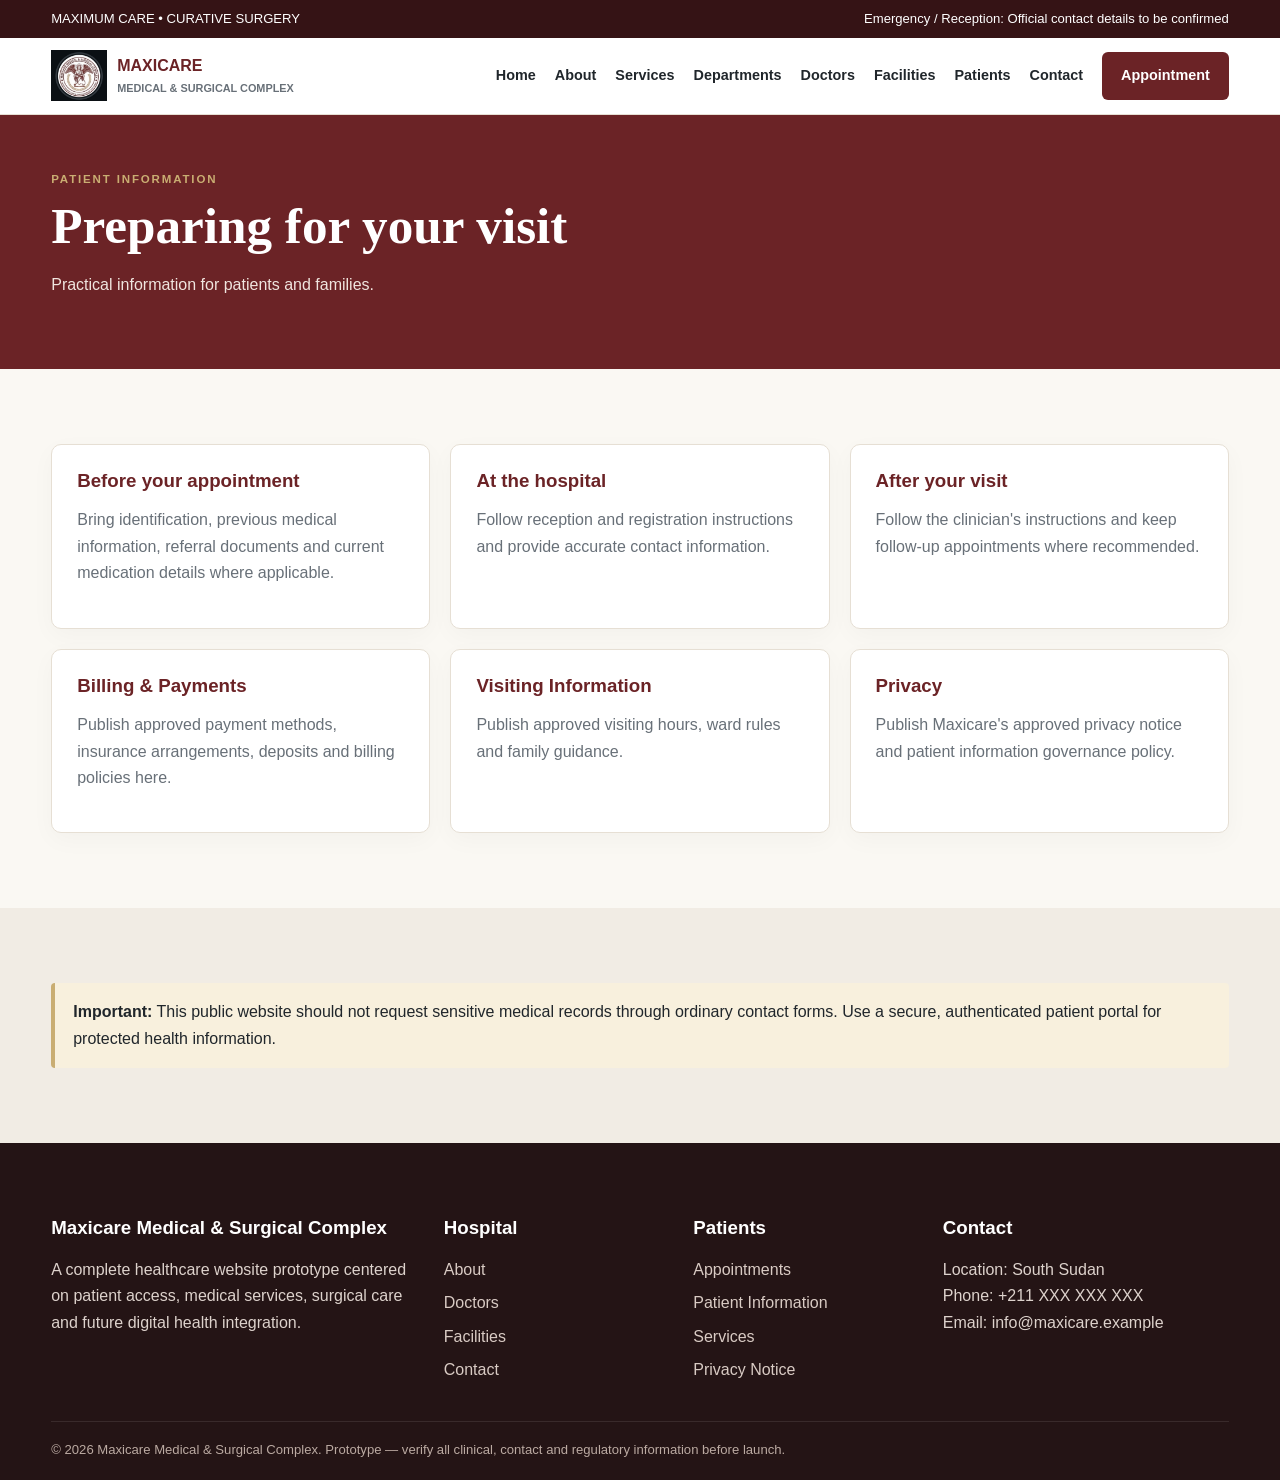
<file: patient-info.html>
<!doctype html><html lang="en"><head><meta charset="utf-8"><meta name="viewport" content="width=device-width,initial-scale=1">
<title>Patient Information | Maxicare Medical & Surgical Complex</title><meta name="description" content="Maxicare Medical & Surgical Complex — maximum care and curative surgery."><link rel="stylesheet" href="styles.css"></head><body>
<div class="top"><div class="container"><span>MAXIMUM CARE • CURATIVE SURGERY</span><span>Emergency / Reception: Official contact details to be confirmed</span></div></div>
<header><div class="container nav"><a class="brand" href="index.html"><img src="assets/maxicare-logo.jpeg" alt="Maxicare Medical & Surgical Complex logo"><span>MAXICARE<small>MEDICAL & SURGICAL COMPLEX</small></span></a>
<nav class="navlinks"><a href="index.html">Home</a><a href="about.html">About</a><a href="services.html">Services</a><a href="departments.html">Departments</a><a href="doctors.html">Doctors</a><a href="facilities.html">Facilities</a><a href="patient-info.html">Patients</a><a href="contact.html">Contact</a><a class="btn primary" href="appointment.html">Appointment</a></nav><button class="menu">☰</button></div></header>
<section class="pagehero"><div class="container"><div class="kicker">Patient Information</div><h1>Preparing for your visit</h1><p>Practical information for patients and families.</p></div></section>
<section><div class="container grid3"><div class="card"><h3>Before your appointment</h3><p>Bring identification, previous medical information, referral documents and current medication details where applicable.</p></div><div class="card"><h3>At the hospital</h3><p>Follow reception and registration instructions and provide accurate contact information.</p></div><div class="card"><h3>After your visit</h3><p>Follow the clinician's instructions and keep follow-up appointments where recommended.</p></div><div class="card"><h3>Billing & Payments</h3><p>Publish approved payment methods, insurance arrangements, deposits and billing policies here.</p></div><div class="card"><h3>Visiting Information</h3><p>Publish approved visiting hours, ward rules and family guidance.</p></div><div class="card"><h3>Privacy</h3><p>Publish Maxicare's approved privacy notice and patient information governance policy.</p></div></div></section>
<section class="alt"><div class="container"><div class="notice"><strong>Important:</strong> This public website should not request sensitive medical records through ordinary contact forms. Use a secure, authenticated patient portal for protected health information.</div></div></section>
<footer><div class="container footergrid"><div><h3>Maxicare Medical & Surgical Complex</h3><p>A complete healthcare website prototype centered on patient access, medical services, surgical care and future digital health integration.</p></div>
<div><h3>Hospital</h3><a href="about.html">About</a><a href="doctors.html">Doctors</a><a href="facilities.html">Facilities</a><a href="contact.html">Contact</a></div>
<div><h3>Patients</h3><a href="appointment.html">Appointments</a><a href="patient-info.html">Patient Information</a><a href="services.html">Services</a><a href="#">Privacy Notice</a></div>
<div><h3>Contact</h3><p>Location: South Sudan<br>Phone: +211 XXX XXX XXX<br>Email: info@maxicare.example</p></div></div>
<div class="container copy">© <span data-year></span> Maxicare Medical & Surgical Complex. Prototype — verify all clinical, contact and regulatory information before launch.</div></footer><script src="script.js"></script></body></html>
</file>
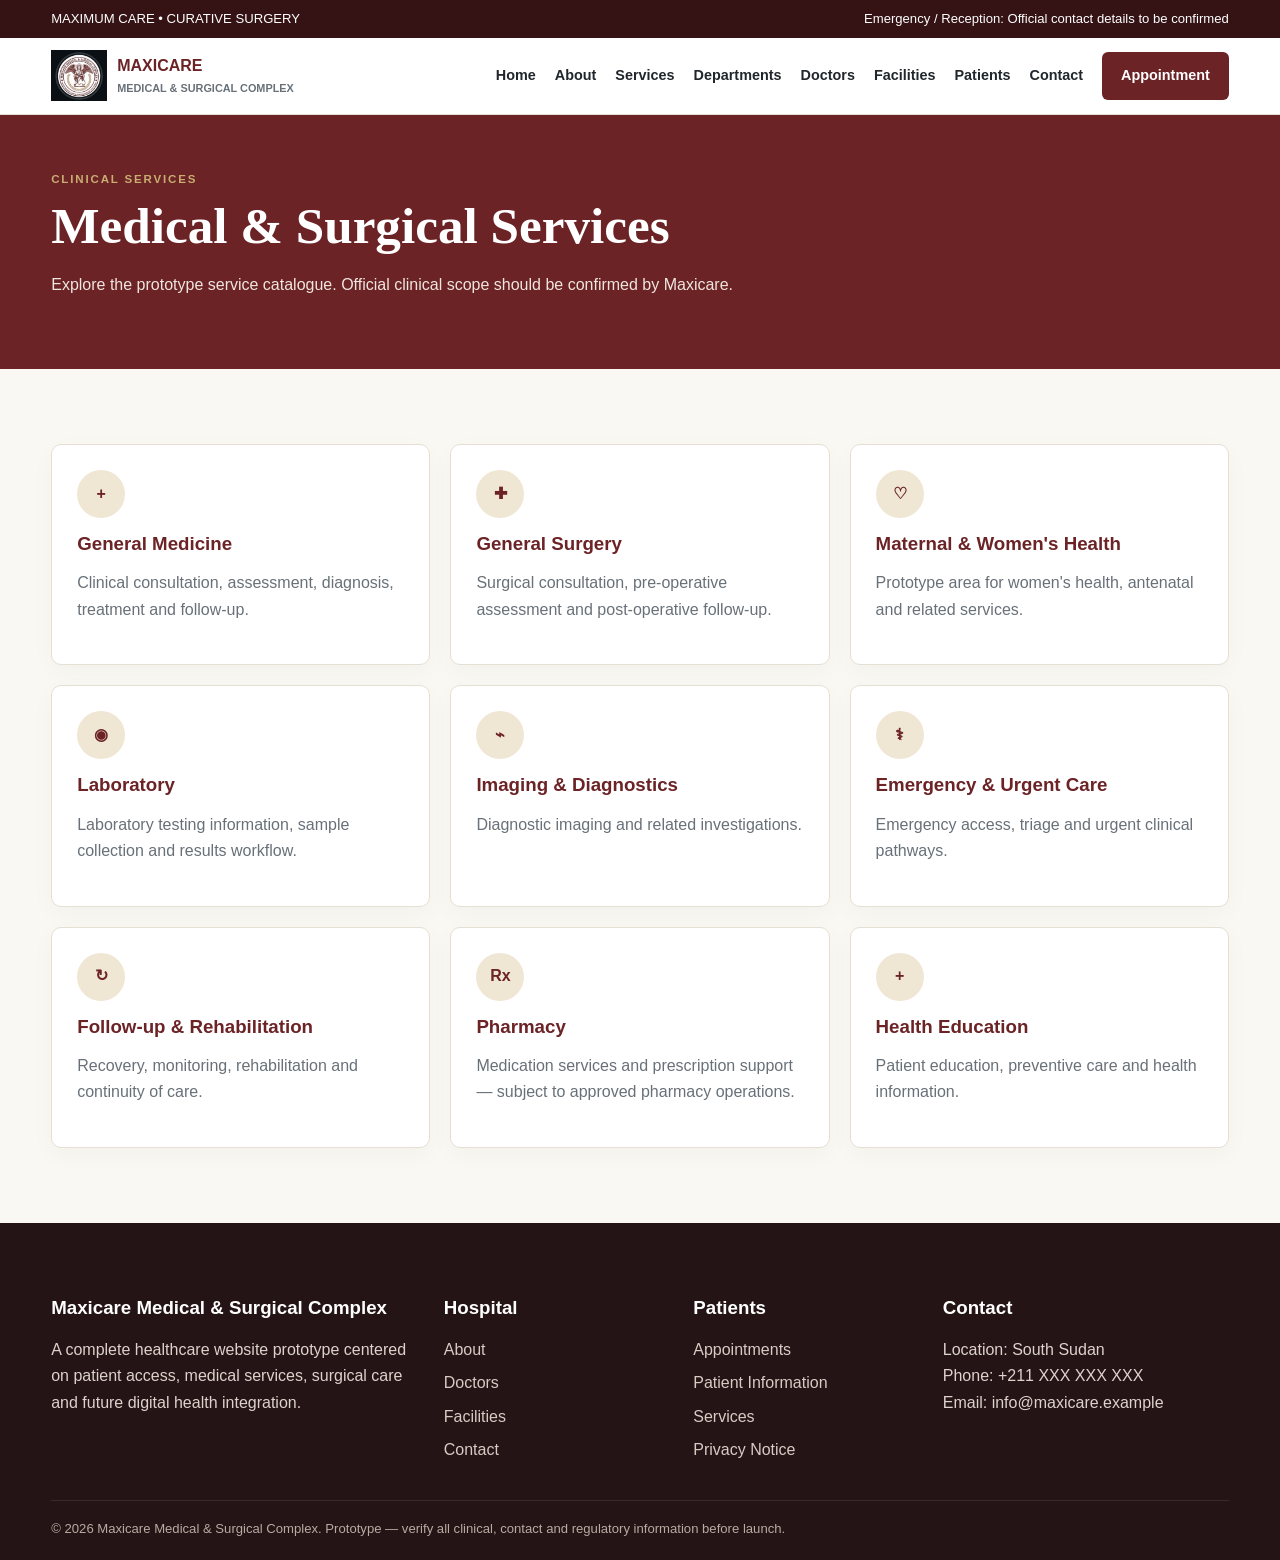
<file: services.html>
<!doctype html><html lang="en"><head><meta charset="utf-8"><meta name="viewport" content="width=device-width,initial-scale=1">
<title>Services | Maxicare Medical & Surgical Complex</title><meta name="description" content="Maxicare Medical & Surgical Complex — maximum care and curative surgery."><link rel="stylesheet" href="styles.css"></head><body>
<div class="top"><div class="container"><span>MAXIMUM CARE • CURATIVE SURGERY</span><span>Emergency / Reception: Official contact details to be confirmed</span></div></div>
<header><div class="container nav"><a class="brand" href="index.html"><img src="assets/maxicare-logo.jpeg" alt="Maxicare Medical & Surgical Complex logo"><span>MAXICARE<small>MEDICAL & SURGICAL COMPLEX</small></span></a>
<nav class="navlinks"><a href="index.html">Home</a><a href="about.html">About</a><a href="services.html">Services</a><a href="departments.html">Departments</a><a href="doctors.html">Doctors</a><a href="facilities.html">Facilities</a><a href="patient-info.html">Patients</a><a href="contact.html">Contact</a><a class="btn primary" href="appointment.html">Appointment</a></nav><button class="menu">☰</button></div></header>
<section class="pagehero"><div class="container"><div class="kicker">Clinical Services</div><h1>Medical & Surgical Services</h1><p>Explore the prototype service catalogue. Official clinical scope should be confirmed by Maxicare.</p></div></section>
<section><div class="container"><div class="grid3">
<div class="card"><div class="icon">+</div><h3>General Medicine</h3><p>Clinical consultation, assessment, diagnosis, treatment and follow-up.</p></div><div class="card"><div class="icon">✚</div><h3>General Surgery</h3><p>Surgical consultation, pre-operative assessment and post-operative follow-up.</p></div><div class="card"><div class="icon">♡</div><h3>Maternal & Women's Health</h3><p>Prototype area for women's health, antenatal and related services.</p></div><div class="card"><div class="icon">◉</div><h3>Laboratory</h3><p>Laboratory testing information, sample collection and results workflow.</p></div><div class="card"><div class="icon">⌁</div><h3>Imaging & Diagnostics</h3><p>Diagnostic imaging and related investigations.</p></div><div class="card"><div class="icon">⚕</div><h3>Emergency & Urgent Care</h3><p>Emergency access, triage and urgent clinical pathways.</p></div><div class="card"><div class="icon">↻</div><h3>Follow-up & Rehabilitation</h3><p>Recovery, monitoring, rehabilitation and continuity of care.</p></div><div class="card"><div class="icon">Rx</div><h3>Pharmacy</h3><p>Medication services and prescription support — subject to approved pharmacy operations.</p></div><div class="card"><div class="icon">+</div><h3>Health Education</h3><p>Patient education, preventive care and health information.</p></div></div></div></section>
<footer><div class="container footergrid"><div><h3>Maxicare Medical & Surgical Complex</h3><p>A complete healthcare website prototype centered on patient access, medical services, surgical care and future digital health integration.</p></div>
<div><h3>Hospital</h3><a href="about.html">About</a><a href="doctors.html">Doctors</a><a href="facilities.html">Facilities</a><a href="contact.html">Contact</a></div>
<div><h3>Patients</h3><a href="appointment.html">Appointments</a><a href="patient-info.html">Patient Information</a><a href="services.html">Services</a><a href="#">Privacy Notice</a></div>
<div><h3>Contact</h3><p>Location: South Sudan<br>Phone: +211 XXX XXX XXX<br>Email: info@maxicare.example</p></div></div>
<div class="container copy">© <span data-year></span> Maxicare Medical & Surgical Complex. Prototype — verify all clinical, contact and regulatory information before launch.</div></footer><script src="script.js"></script></body></html>
</file>
<file: styles.css>
:root{--maroon:#6b2326;--dark:#351315;--gold:#c9ad72;--cream:#faf8f3;--ink:#20262b;--muted:#687078;--line:#e6dfd4;--white:#fff;--green:#276749}
*{box-sizing:border-box}html{scroll-behavior:smooth}body{margin:0;font-family:Inter,Arial,sans-serif;color:var(--ink);background:var(--cream);line-height:1.65}a{text-decoration:none;color:inherit}img{max-width:100%}
.container{width:min(1180px,92%);margin:auto}.top{background:var(--dark);color:#fff;font-size:.82rem}.top .container{display:flex;justify-content:space-between;padding:8px 0;gap:20px}
header{background:#fff;border-bottom:1px solid var(--line);position:sticky;top:0;z-index:100}.nav{display:flex;align-items:center;justify-content:space-between;padding:10px 0}.brand{display:flex;align-items:center;gap:10px;color:var(--maroon);font-weight:900}.brand img{width:56px;height:56px;object-fit:contain}.brand small{display:block;color:var(--muted);font-size:.68rem;font-weight:600}
.navlinks{display:flex;align-items:center;gap:19px;font-size:.9rem;font-weight:700}.navlinks a:hover{color:var(--maroon)}.menu{display:none;border:0;background:none;font-size:1.7rem}
.btn{display:inline-flex;align-items:center;justify-content:center;padding:11px 18px;border-radius:6px;border:1px solid transparent;font-weight:800;cursor:pointer}.primary{background:var(--maroon);color:#fff}.primary:hover{background:var(--dark)}.outline{border-color:var(--maroon);color:var(--maroon);background:#fff}.gold{background:var(--gold);color:#281d16}
.hero{background:linear-gradient(115deg,rgba(53,19,21,.97),rgba(107,35,38,.87)),url("assets/maxicare-logo.jpeg") center/cover;color:#fff}.hero .container{min-height:650px;display:grid;grid-template-columns:1.15fr .85fr;gap:45px;align-items:center;padding:75px 0}.kicker{text-transform:uppercase;letter-spacing:.16em;font-size:.72rem;font-weight:900;color:var(--gold)}h1,h2,h3{line-height:1.15}.hero h1{font-family:Georgia,serif;font-size:clamp(2.7rem,5vw,4.8rem);margin:12px 0 20px}.hero p{font-size:1.08rem;color:#eee6df;max-width:700px}.actions{display:flex;gap:12px;flex-wrap:wrap;margin-top:28px}
.hero-panel{background:rgba(255,255,255,.97);color:var(--ink);padding:28px;border-radius:12px;box-shadow:0 20px 60px #0003}.hero-panel h3{color:var(--maroon)}.status{display:flex;align-items:center;gap:8px;font-weight:800}.dot{width:10px;height:10px;border-radius:50%;background:#38a169}
.quick{margin-top:-35px;position:relative}.quickgrid{display:grid;grid-template-columns:repeat(4,1fr);gap:14px}.quickcard{background:#fff;border:1px solid var(--line);border-radius:9px;padding:21px;box-shadow:0 12px 35px #25100e10}.quickcard strong{display:block;color:var(--maroon);margin-bottom:4px}
section{padding:75px 0}.alt{background:#f1ece4}.head{max-width:760px;margin-bottom:32px}.head h2{font-family:Georgia,serif;color:var(--maroon);font-size:2.4rem;margin:7px 0 12px}.head p,.card p{color:var(--muted)}
.grid3{display:grid;grid-template-columns:repeat(3,1fr);gap:20px}.grid4{display:grid;grid-template-columns:repeat(4,1fr);gap:18px}.card{background:#fff;border:1px solid var(--line);border-radius:10px;padding:25px;box-shadow:0 7px 25px #25100e08}.icon{width:48px;height:48px;border-radius:50%;background:#f0e6d4;color:var(--maroon);display:grid;place-items:center;font-weight:900;margin-bottom:15px}.card h3{color:var(--maroon);margin:0 0 8px}
.split{display:grid;grid-template-columns:1fr 1fr;gap:55px;align-items:center}.panel{background:#fff;border:1px solid var(--line);border-radius:12px;padding:28px}.checks{list-style:none;padding:0}.checks li{padding:9px 0;border-bottom:1px solid var(--line)}.checks li:before{content:"✓";font-weight:900;color:var(--maroon);margin-right:10px}
.pagehero{background:var(--maroon);color:#fff;padding:55px 0}.pagehero h1{font-family:Georgia,serif;font-size:3.2rem;margin:8px 0}.pagehero p{max-width:760px;color:#f0e5df}
.stats{display:grid;grid-template-columns:repeat(4,1fr);gap:15px}.stat{background:#fff;border:1px solid var(--line);padding:22px;text-align:center;border-radius:9px}.stat b{font-size:2rem;color:var(--maroon);display:block}
.form{display:grid;gap:14px}.formgrid{display:grid;grid-template-columns:1fr 1fr;gap:14px}label{font-weight:800;font-size:.88rem}input,select,textarea{width:100%;padding:12px;border:1px solid #d7cec2;border-radius:6px;font:inherit;background:#fff}textarea{min-height:130px}.message{font-weight:700;color:var(--maroon)}
.notice{padding:16px 18px;background:#f8f0dd;border-left:4px solid var(--gold);border-radius:4px}.emergency{background:#8f2429;color:#fff}.emergency .btn{border-color:#fff}
.table{width:100%;border-collapse:collapse;background:#fff}.table th,.table td{padding:13px;border-bottom:1px solid var(--line);text-align:left}.table th{color:var(--maroon);background:#f6f0e7}
footer{background:#241415;color:#ddd2cc;padding:55px 0 20px}.footergrid{display:grid;grid-template-columns:1.25fr .75fr .75fr 1fr;gap:35px}footer h3{color:#fff}footer a{display:block;margin:7px 0;color:#d9cbc4}.copy{border-top:1px solid #ffffff18;margin-top:30px;padding-top:17px;font-size:.82rem;color:#bbaaa2}
@media(max-width:900px){.navlinks{display:none}.menu{display:block}.hero .container,.split{grid-template-columns:1fr}.quickgrid,.grid4{grid-template-columns:1fr 1fr}.grid3{grid-template-columns:1fr 1fr}.footergrid{grid-template-columns:1fr 1fr}}
@media(max-width:580px){.top .container{display:block}.top span{display:block}.hero .container{min-height:auto;padding:65px 0}.quickgrid,.grid3,.grid4,.stats,.formgrid,.footergrid{grid-template-columns:1fr}.pagehero h1{font-size:2.4rem}section{padding:55px 0}}
</file>
